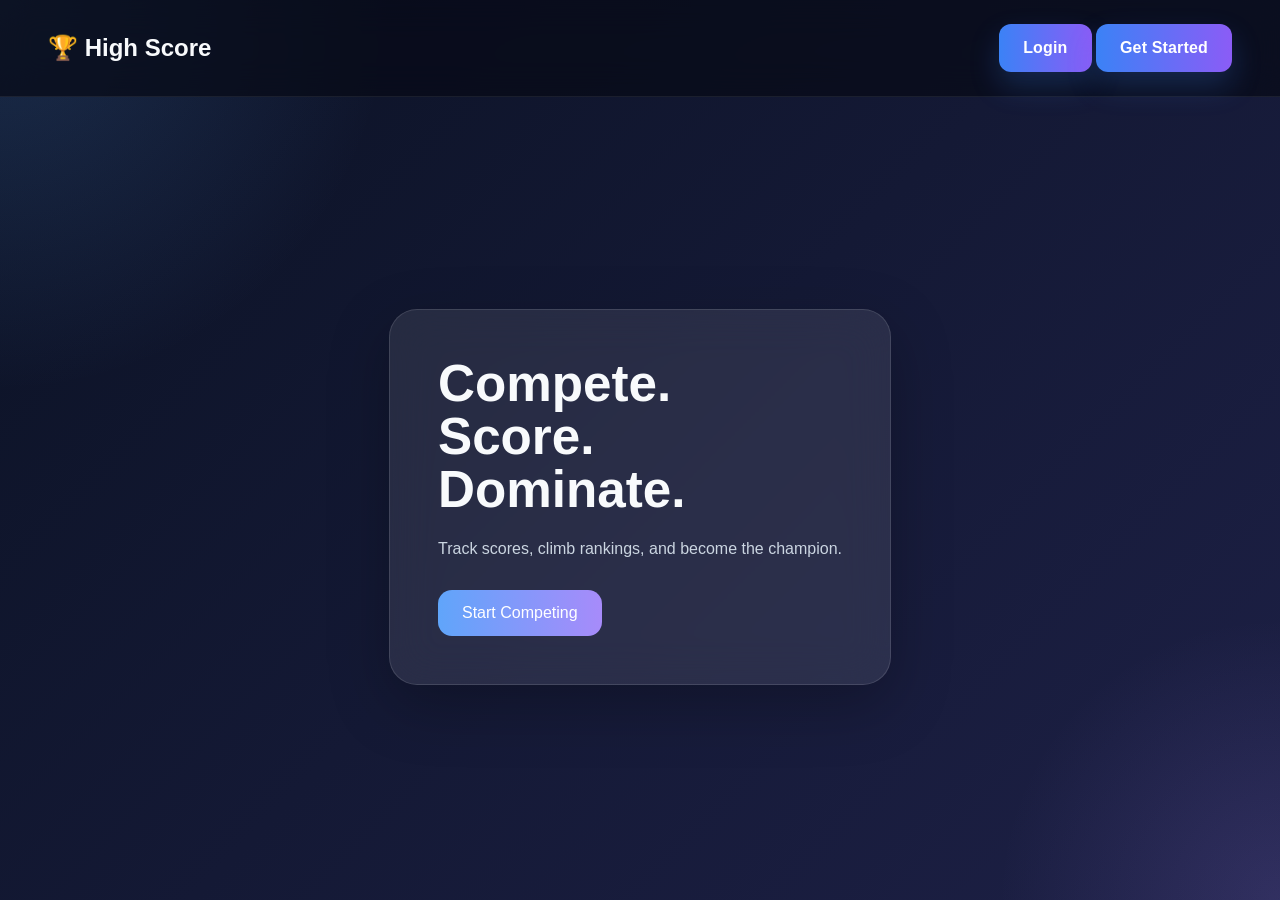
<file: index.html>
<!DOCTYPE html>
<html lang="en">

<head>
    <meta charset="UTF-8">
    <meta name="viewport" content="width=device-width, initial-scale=1.0">
    <title>High Score Leaderboard</title>

    <link rel="stylesheet" href="style.css">
</head>

<body>

    <nav>
        <h2>🏆 High Score</h2>

        <div>
            <button class="login-btn" onclick="goToLogin()">Login</button>
            <button class="start-btn" onclick="goToLogin()">Get Started</button>
        </div>
    </nav>

    <section class="hero">

        <div class="glass-card">

            <h1>
                Compete.<br>
                Score.<br>
                Dominate.
            </h1>

            <p>
                Track scores, climb rankings, and become the champion.
            </p>
            <button class="hero-btn" onclick="goToLogin()">
                Start Competing
            </button>
        </div>

    </section>

    <script src="script.js"></script>

</body>

</html>
</file>
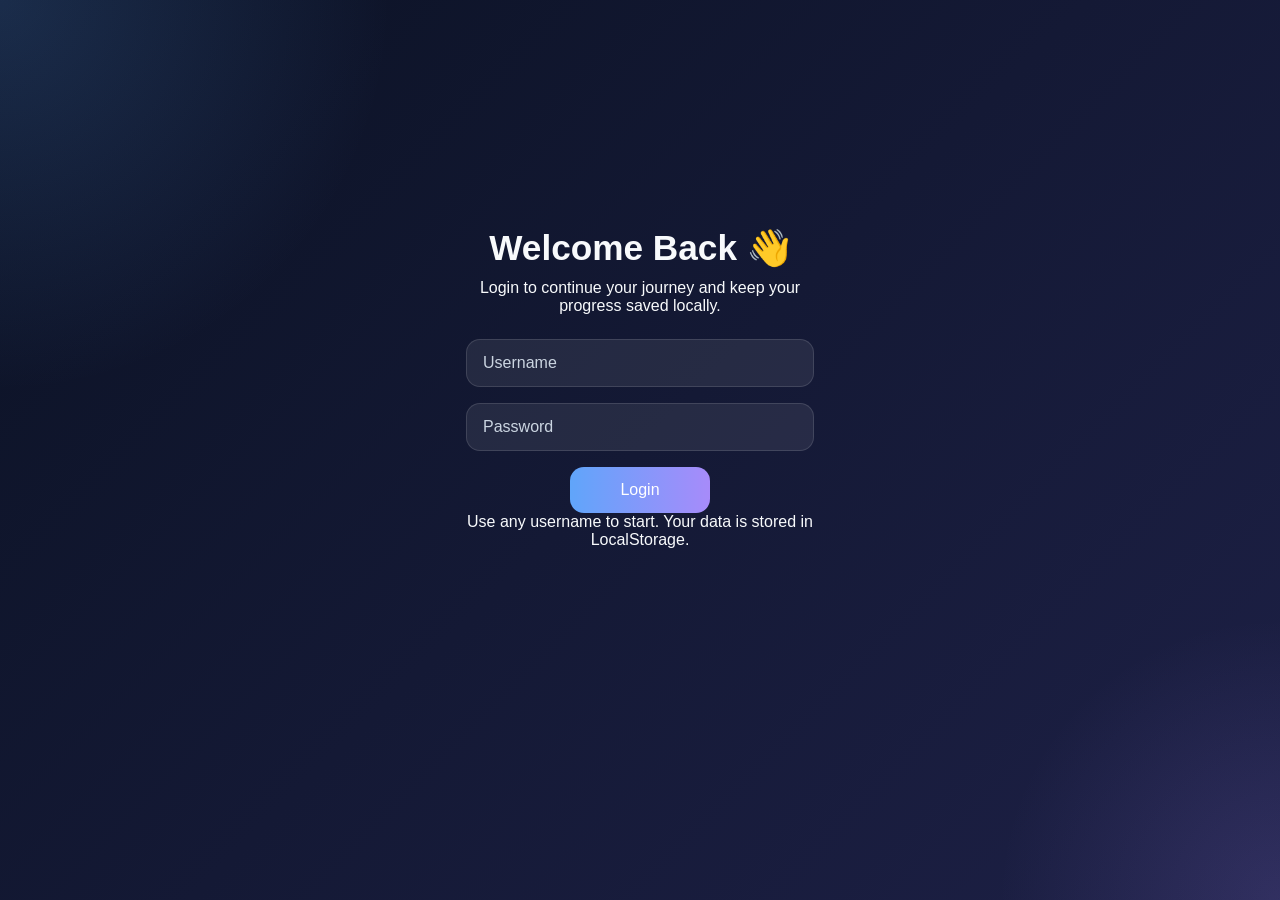
<file: dashboard.html>
<!DOCTYPE html>
<html lang="en">

<head>
    <meta charset="UTF-8">
    <meta name="viewport" content="width=device-width, initial-scale=1.0">
    <title>Dashboard</title>

    <link rel="stylesheet" href="style.css">
</head>

<body data-page="dashboard">

    <nav>
        <div class="brand">
            <h2>🏆 High Score</h2>
        </div>
        <div class="nav-links">
            <button onclick="goToLeaderboard()">Leaderboard</button>
            <button onclick="goToProfile()">Profile</button>
            <button onclick="goToSettings()">Settings</button>
        </div>
        <div class="nav-actions">
            <button class="logout-btn" onclick="logout()">Logout</button>
        </div>
    </nav>

    <section class="dashboard">
        <div class="dashboard-grid">
            <div class="dashboard-panel">
                <div class="profile-card" id="profileCard"></div>
                <div class="stats-container">
                    <div class="stat-card">
                        <h3>Current Rank</h3>
                        <h1 id="rankValue">#1</h1>
                    </div>
                    <div class="stat-card">
                        <h3>Total Points</h3>
                        <h1 id="pointsValue">12,450</h1>
                    </div>
                    <div class="stat-card">
                        <h3>Matches</h3>
                        <h1 id="matchesValue">248</h1>
                    </div>
                    <div class="stat-card">
                        <h3>Wins</h3>
                        <h1 id="winsValue">168</h1>
                    </div>
                </div>
                <div class="xp-section">
                    <h3>XP Progress</h3>
                    <div class="xp-bar">
                        <div class="xp-fill" id="xpFill"></div>
                    </div>
                    <p id="nextLevelText">75% to next level</p>
                </div>
            </div>
            <div class="dashboard-sidebar">
                <div class="podium-card">
                    <h3>Top 3 Podium</h3>
                    <div class="podium-grid" id="dashboardPodium"></div>
                </div>
                <div class="achievement-card">
                    <h3>Achievements</h3>
                    <div class="achievement-grid" id="achievementGrid"></div>
                </div>
                <div class="score-card">
                    <h3>Quick Actions</h3>
                    <p>Stay on top of your goals with instant access to your leaderboard.</p>
                    <button class="hero-btn" onclick="goToLeaderboard()">View Leaderboard</button>
                </div>
            </div>
        </div>
    </section>

    <script src="script.js"></script>

</body>

</html>
</file>
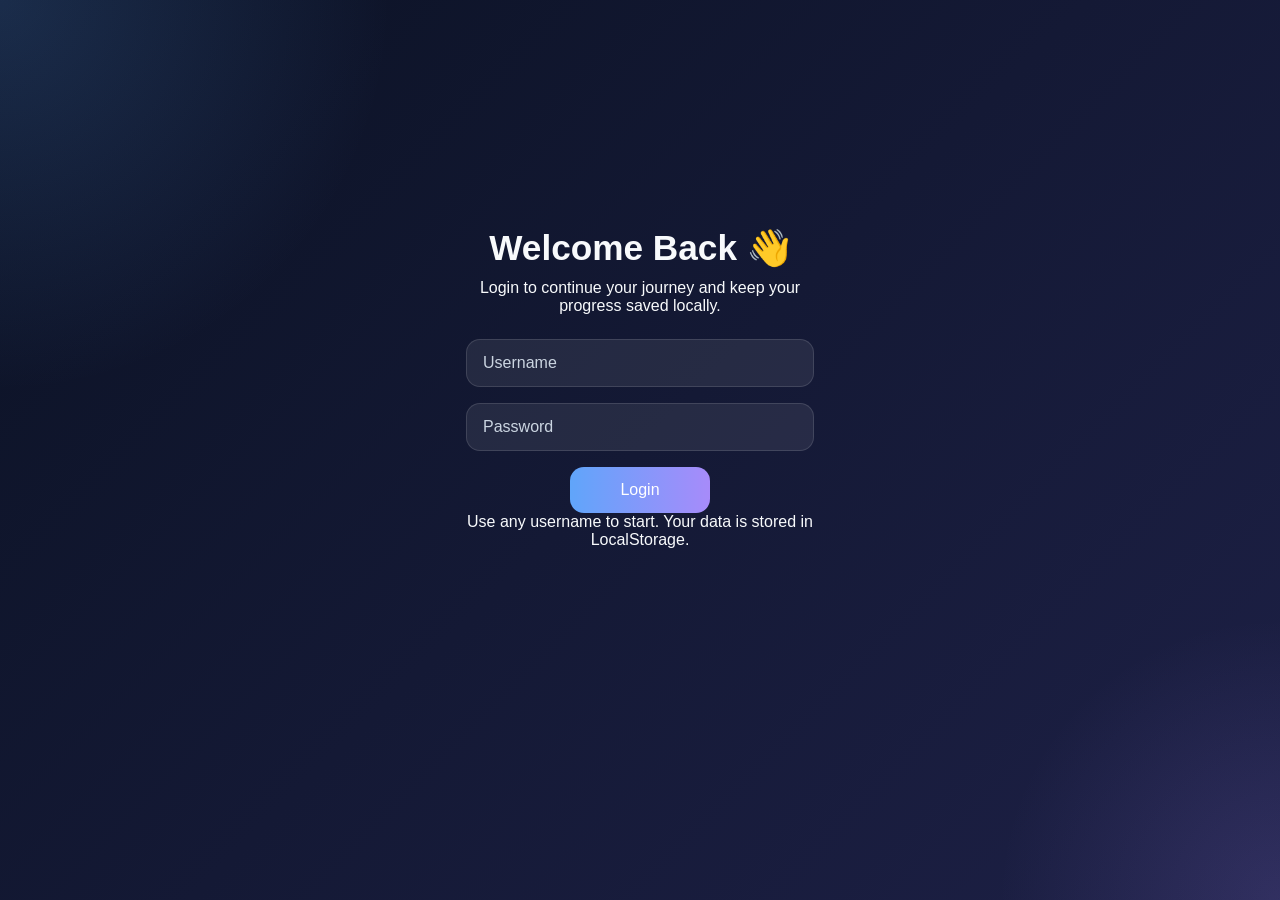
<file: leaderboad.html>
<!DOCTYPE html>
<html lang="en">

<head>
    <meta charset="UTF-8">
    <meta name="viewport" content="width=device-width, initial-scale=1.0">
    <title>Leaderboard</title>

    <link rel="stylesheet" href="style.css">
</head>

<body data-page="leaderboard">

    <nav>
        <div class="brand">
            <h2>🏆 High Score</h2>
        </div>
        <div class="nav-links">
            <button onclick="goToDashboard()">Dashboard</button>
            <button onclick="goToProfile()">Profile</button>
            <button onclick="goToSettings()">Settings</button>
        </div>
        <div class="nav-actions">
            <button class="logout-btn" onclick="logout()">Logout</button>
        </div>
    </nav>

    <section class="leaderboard">
        <div class="leaderboard-head">
            <div>
                <h1>Leaderboard</h1>
                <p>Search the best players, compare your rank, and climb the podium.</p>
            </div>
            <div class="search-group">
                <input id="searchInput" type="search" placeholder="Search players...">
                <button class="secondary-btn" onclick="goToProfile()">My Profile</button>
            </div>
        </div>

        <div class="podium-grid" id="leaderboardPodium"></div>

        <div class="table-wrap">
            <table>
                <thead>
                    <tr>
                        <th>Rank</th>
                        <th>Player</th>
                        <th>Score</th>
                        <th>Action</th>
                    </tr>
                </thead>
                <tbody id="leaderboardBody"></tbody>
            </table>
        </div>
    </section>

    <script src="script.js"></script>

</body>

</html>
</file>
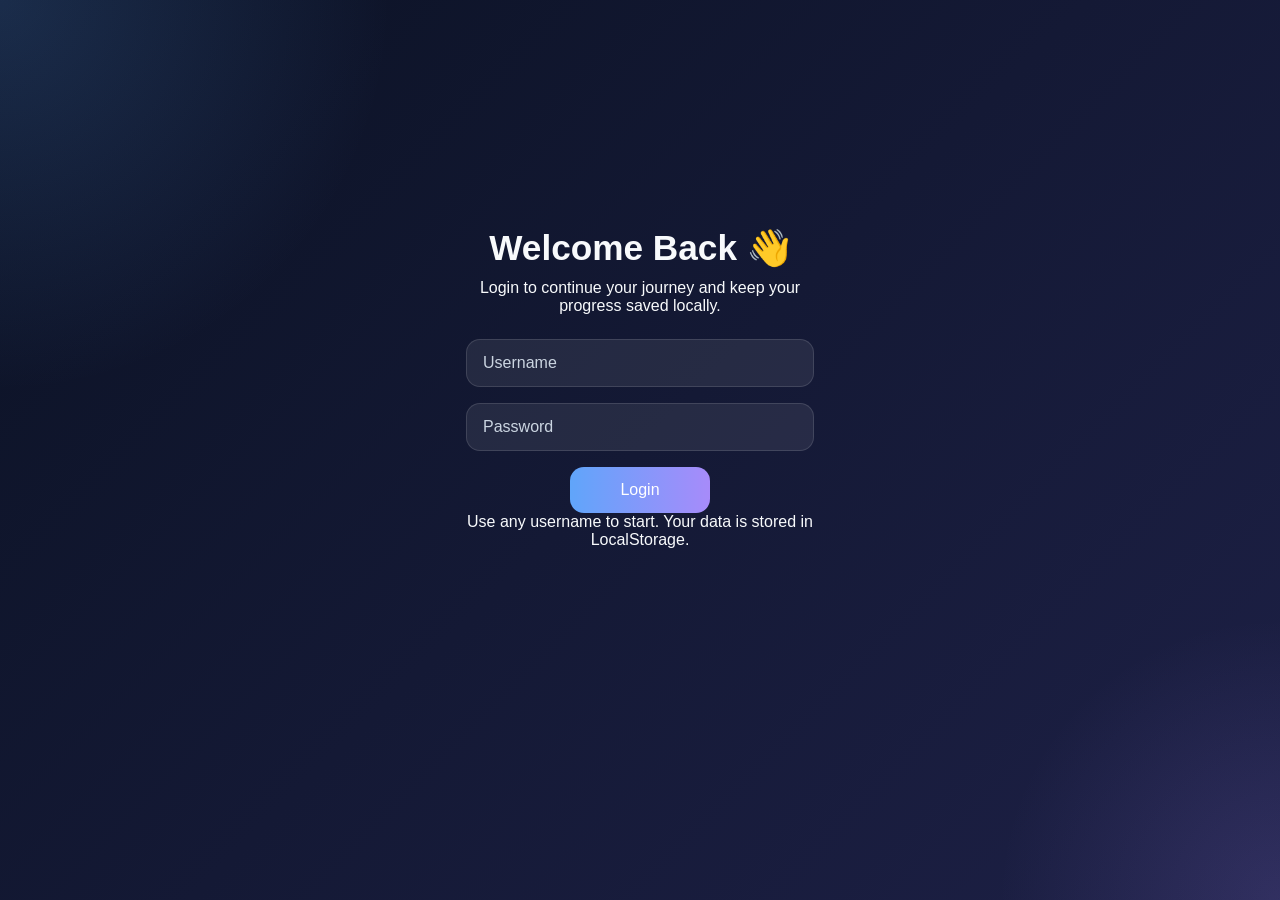
<file: login.html>
<!DOCTYPE html>
<html lang="en">

<head>
    <meta charset="UTF-8">
    <meta name="viewport" content="width=device-width, initial-scale=1.0">
    <title>Login</title>

    <link rel="stylesheet" href="style.css">
</head>

<body data-page="login">

    <section class="login-section">

        <div class="login-card">

            <h2>Welcome Back 👋</h2>

            <p>Login to continue your journey and keep your progress saved locally.</p>

            <form id="loginForm">

                <input id="usernameInput" type="text" placeholder="Username" required>

                <input type="password" placeholder="Password" required>

                <button class="hero-btn" type="submit">
                    Login
                </button>

            </form>

            <p class="login-hint">Use any username to start. Your data is stored in LocalStorage.</p>

        </div>

    </section>

    <script src="script.js"></script>

</body>

</html>
</file>
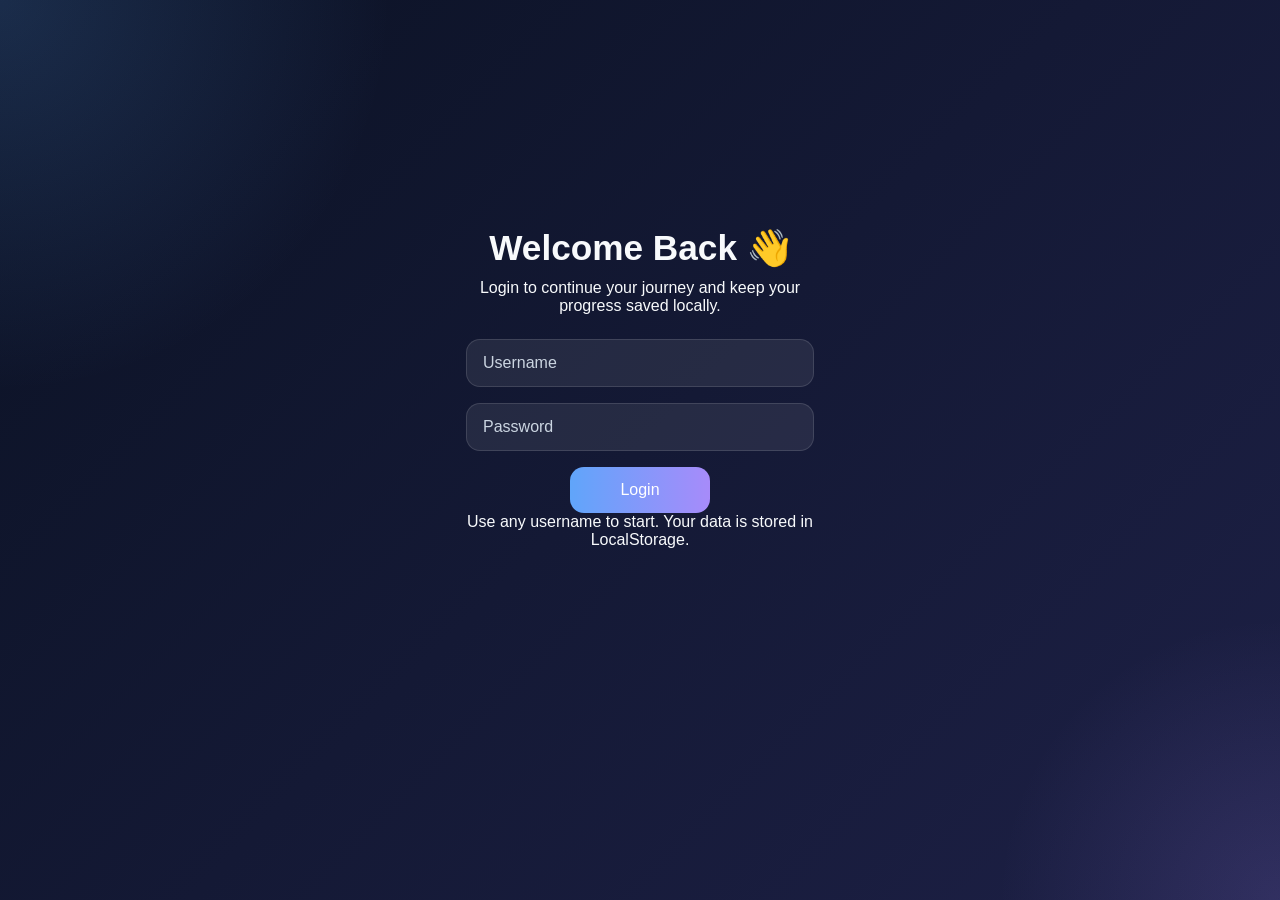
<file: profile.html>
<!DOCTYPE html>
<html lang="en">

<head>
    <meta charset="UTF-8">
    <meta name="viewport" content="width=device-width, initial-scale=1.0">
    <title>Profile</title>
    <link rel="stylesheet" href="style.css">
</head>

<body data-page="profile">
    <nav>
        <div class="brand">
            <h2>🏆 High Score</h2>
        </div>
        <div class="nav-links">
            <button onclick="goToDashboard()">Dashboard</button>
            <button onclick="goToLeaderboard()">Leaderboard</button>
            <button onclick="goToSettings()">Settings</button>
        </div>
        <div class="nav-actions">
            <button class="logout-btn" onclick="logout()">Logout</button>
        </div>
    </nav>

    <section class="profile-page">
        <div class="profile-summary">
            <div class="profile-main">
                <div class="profile-card">
                    <div class="profile-avatar" id="profileAvatar">P</div>
                    <div class="profile-details">
                        <h2 id="profileName">Player</h2>
                        <p id="profileBio">This is your player summary. Level up, earn achievements, and boost your
                            score.</p>
                        <span id="profileJoined">Joined Jan 2025</span>
                    </div>
                </div>
                <div class="profile-detail-box" id="profileStats"></div>
            </div>
            <div class="profile-actions">
                <div class="score-card">
                    <h3>Score Management</h3>
                    <p>Apply point boosts and watch your rank improve instantly.</p>
                    <div class="score-actions">
                        <div class="score-action"><button data-points="250">+250 pts</button></div>
                        <div class="score-action"><button data-points="500">+500 pts</button></div>
                        <div class="score-action"><button data-points="1000">+1000 pts</button></div>
                    </div>
                </div>
                <div class="achievement-card">
                    <h3>Achievements</h3>
                    <div class="achievement-grid" id="profileAchievements"></div>
                </div>
                <div class="score-card">
                    <h3>Progress</h3>
                    <div class="xp-bar">
                        <div class="xp-fill" id="profileXpFill"></div>
                    </div>
                    <p id="profileXpText">Gain more XP to level up.</p>
                </div>
            </div>
        </div>
    </section>

    <script src="script.js"></script>
</body>

</html>
</file>
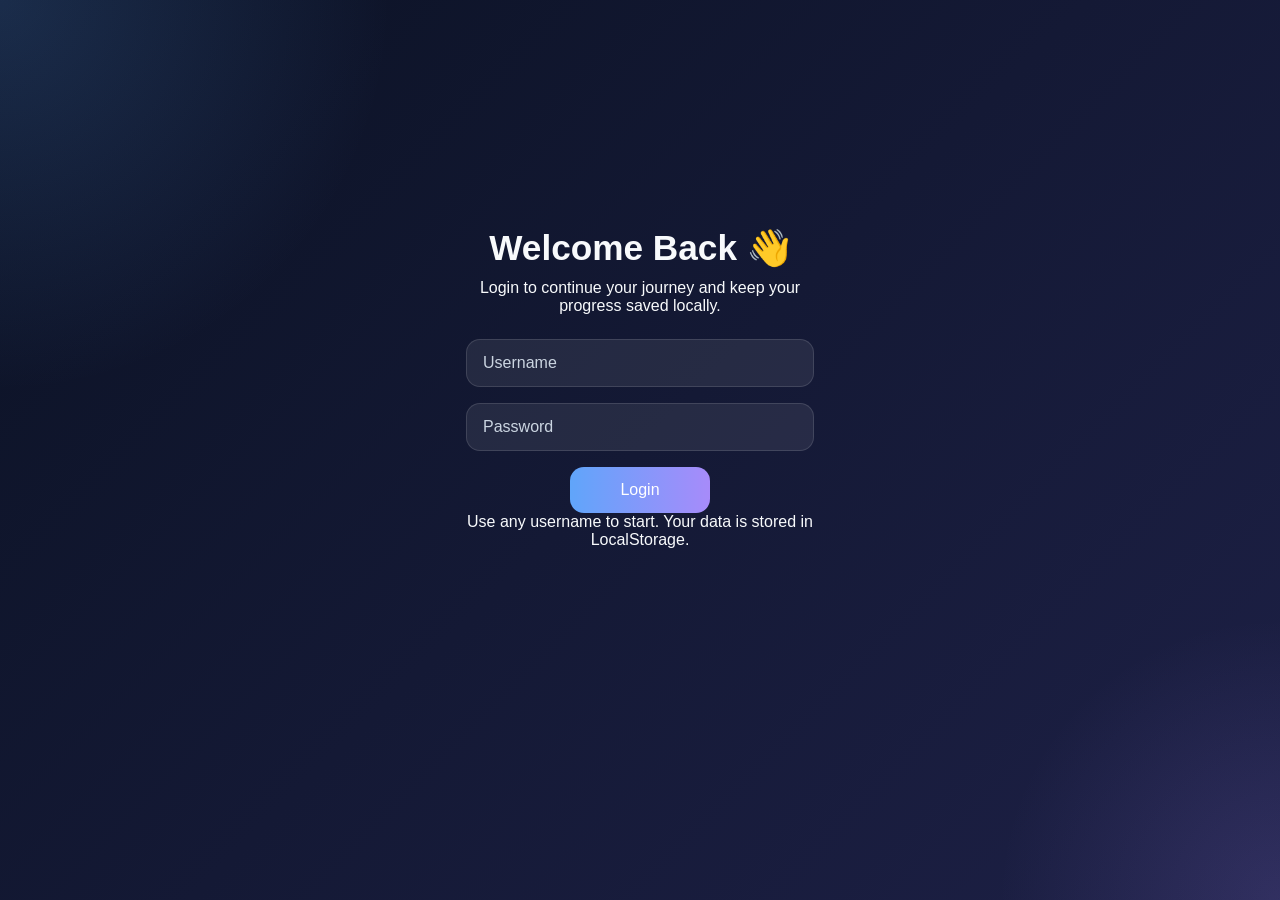
<file: settings.html>
<!DOCTYPE html>
<html lang="en">

<head>
    <meta charset="UTF-8">
    <meta name="viewport" content="width=device-width, initial-scale=1.0">
    <title>Settings</title>
    <link rel="stylesheet" href="style.css">
</head>

<body data-page="settings">
    <nav>
        <div class="brand">
            <h2>🏆 High Score</h2>
        </div>
        <div class="nav-links">
            <button onclick="goToDashboard()">Dashboard</button>
            <button onclick="goToLeaderboard()">Leaderboard</button>
            <button onclick="goToProfile()">Profile</button>
        </div>
        <div class="nav-actions">
            <button class="logout-btn" onclick="logout()">Logout</button>
        </div>
    </nav>

    <section class="settings-page">
        <div class="settings-panel">
            <h1>Settings</h1>
            <p>Customize your experience, update your bio, and reset progress when you need a fresh start.</p>
            <form id="settingsForm" class="settings-form">
                <div class="setting-row">
                    <label><input id="themeToggle" type="checkbox"> Enable dark mode</label>
                </div>
                <div class="setting-row">
                    <label><input id="notifyToggle" type="checkbox"> Receive notifications</label>
                </div>
                <div class="setting-row">
                    <label>Bio update</label>
                    <textarea id="profileBioField" placeholder="Tell the community more about you"></textarea>
                </div>
                <div class="setting-row">
                    <button class="hero-btn" type="submit">Save Settings</button>
                    <button class="secondary-btn" type="button" onclick="resetProgress()">Reset Progress</button>
                </div>
            </form>
        </div>
    </section>

    <script src="script.js"></script>
</body>

</html>
</file>
<file: style.css>
* {
    margin: 0;
    padding: 0;
    box-sizing: border-box;
    font-family: Inter, Arial, sans-serif;
}

:root {
    color-scheme: dark;
    font-size: 16px;
    --bg-start: #0b1224;
    --bg-end: #1d2046;
    --surface: rgba(255, 255, 255, 0.09);
    --surface-strong: rgba(255, 255, 255, 0.14);
    --text: #f8fafc;
    --muted: #cbd5e1;
    --accent: #60a5fa;
    --accent-2: #a78bfa;
    --success: #22c55e;
    --danger: #f97316;
    --shadow: 0 20px 60px rgba(0, 0, 0, 0.25);
}

html {
    scroll-behavior: smooth;
}

body {
    min-height: 100vh;
    color: var(--text);
    background: radial-gradient(circle at top left, rgba(96, 165, 250, 0.18), transparent 25%),
        radial-gradient(circle at bottom right, rgba(167, 139, 250, 0.15), transparent 18%),
        linear-gradient(135deg, var(--bg-start), var(--bg-end));
}

body.dark-mode {
    background: radial-gradient(circle at top left, rgba(148, 163, 184, 0.18), transparent 25%),
        radial-gradient(circle at bottom right, rgba(129, 140, 248, 0.14), transparent 18%),
        linear-gradient(135deg, #020617, #111827);
}

body.dark-mode .glass-panel,
body.dark-mode .glass-card {
    background: rgba(15, 23, 42, 0.72);
}

button,
input,
select,
textarea {
    font: inherit;
}

button {
    border: none;
    cursor: pointer;
    transition: transform 0.25s ease, box-shadow 0.25s ease, background-color 0.25s ease;
}

button:hover {
    transform: translateY(-1px);
}

.navbar,
nav {
    display: flex;
    align-items: center;
    justify-content: space-between;
    gap: 16px;
    padding: 24px 48px;
    position: sticky;
    top: 0;
    z-index: 10;
    backdrop-filter: blur(18px);
    background: rgba(7, 11, 23, 0.72);
    border-bottom: 1px solid rgba(255, 255, 255, 0.07);
}

nav .brand h2,
.navbar .brand h2 {
    font-size: 1.3rem;
    letter-spacing: 0.03em;
    color: var(--accent);
}

nav .nav-links {
    display: flex;
    gap: 14px;
    flex-wrap: wrap;
}

nav .nav-links button,
nav .nav-links a,
.nav-actions button,
.login-btn,
.start-btn {
    display: inline-flex;
    align-items: center;
    justify-content: center;
    gap: 8px;
    min-height: 48px;
    padding: 12px 24px;
    border: none;
    border-radius: 12px;
    background: linear-gradient(90deg, #3b82f6, #8b5cf6);
    color: white;
    font-size: 16px;
    font-weight: 600;
    letter-spacing: 0.01em;
    text-decoration: none;
    box-shadow: 0 14px 30px rgba(59, 130, 246, 0.22);
    transition: transform 0.25s ease, box-shadow 0.25s ease, background 0.25s ease;
    -webkit-appearance: none;
    outline: none;
}

nav .nav-links button:hover,
nav .nav-links a:hover,
.nav-actions button:hover,
.login-btn:hover,
.start-btn:hover {
    transform: translateY(-2px) scale(1.02);
    box-shadow: 0 22px 40px rgba(59, 130, 246, 0.32);
    background: linear-gradient(90deg, #60a5fa, #a855f7);
}

.nav-actions {
    display: flex;
    gap: 14px;
    flex-wrap: wrap;
}

.hero,
.login-section,
.dashboard,
.leaderboard,
.profile-page,
.settings-page {
    width: min(1180px, calc(100% - 40px));
    margin: 0 auto;
}

.hero {
    min-height: calc(100vh - 100px);
    display: grid;
    place-items: center;
}

.glass-card,
.glass-panel,
.profile-card,
.stat-card,
.podium-card,
.achievement-card,
.settings-panel,
.score-card,
.table-wrap,
.leaderboard-card {
    background: var(--surface);
    border: 1px solid rgba(255, 255, 255, 0.12);
    border-radius: 28px;
    box-shadow: var(--shadow);
    backdrop-filter: blur(22px);
}

.glass-card,
.glass-panel {
    padding: 48px;
}

.glass-card h1,
.glass-panel h1,
.settings-panel h1,
.dashboard-card h1,
.profile-card h2 {
    margin-bottom: 18px;
}

.glass-card h1 {
    font-size: clamp(3rem, 4vw, 4.5rem);
    line-height: 1.03;
}

.glass-card p,
.glass-panel p,
.profile-card p,
.stat-card p,
.achievement-card p,
.settings-panel p {
    color: var(--muted);
    line-height: 1.7;
}

.hero-btn,
.secondary-btn,
.table-action,
.logout-btn {
    border-radius: 14px;
    padding: 14px 24px;
    min-width: 140px;
    color: white;
    background: linear-gradient(90deg, var(--accent), var(--accent-2));
}

.secondary-btn {
    background: rgba(255, 255, 255, 0.08);
    color: var(--text);
    border: 1px solid rgba(255, 255, 255, 0.12);
}

.table-action {
    background: rgba(96, 165, 250, 0.15);
    color: var(--text);
    padding: 10px 18px;
}

.hero-btn:hover,
.logout-btn:hover,
.table-action:hover {
    box-shadow: 0 18px 30px rgba(96, 165, 250, 0.24);
}

.glass-card p {
    max-width: 720px;
    margin: 0 auto 28px;
}

.login-section {
    min-height: calc(100vh - 100px);
    display: flex;
    align-items: center;
    justify-content: center;
    padding: 50px 0;
}

.login-card {
    width: min(420px, 100%);
    padding: 42px 36px;
    text-align: center;
}

.login-card h2 {
    font-size: 2.2rem;
    margin-bottom: 10px;
}

.login-card p,
.login-hint {
    margin-bottom: 24px;
}

.login-card input {
    width: 100%;
    padding: 14px 16px;
    margin-bottom: 16px;
    border-radius: 14px;
    border: 1px solid rgba(255, 255, 255, 0.12);
    background: rgba(255, 255, 255, 0.08);
    color: var(--text);
}

.login-card input::placeholder {
    color: var(--muted);
}

.dashboard {
    padding: 40px 0 80px;
}

.dashboard-grid {
    display: grid;
    grid-template-columns: 1.7fr 1fr;
    gap: 24px;
}

.dashboard-panel,
.dashboard-sidebar {
    display: grid;
    gap: 24px;
}

.profile-card {
    display: grid;
    grid-template-columns: 80px 1fr;
    gap: 20px;
    align-items: center;
}

.profile-avatar {
    width: 80px;
    height: 80px;
    border-radius: 24px;
    display: grid;
    place-items: center;
    font-size: 2.6rem;
    color: white;
    background: linear-gradient(135deg, var(--accent), var(--accent-2));
}

.profile-details h2 {
    margin-bottom: 6px;
}

.profile-details p {
    margin-bottom: 12px;
}

.profile-details span {
    display: inline-flex;
    padding: 8px 14px;
    border-radius: 999px;
    background: rgba(96, 165, 250, 0.14);
    color: var(--accent);
    font-size: 0.95rem;
}

.stats-container,
.profile-stats-grid,
.settings-grid,
.achievement-grid,
.score-actions {
    display: grid;
    gap: 18px;
}

.stats-container {
    grid-template-columns: repeat(3, minmax(0, 1fr));
}

.stat-card {
    padding: 24px;
    text-align: left;
}

.stat-card h3,
.stat-card h4 {
    margin-bottom: 16px;
    color: var(--accent);
}

.stat-card h1,
.stat-card p {
    color: var(--text);
}

.xp-section {
    padding: 26px;
}

.xp-bar {
    margin: 18px 0;
}

.podium-card {
    padding: 24px;
    display: grid;
    gap: 14px;
    text-align: center;
}

.podium-grid {
    display: grid;
    gap: 18px;
}

.podium-card.highlight {
    background: linear-gradient(180deg, rgba(96, 165, 250, 0.22), rgba(255, 255, 255, 0.05));
}

.podium-rank {
    font-size: 1.6rem;
}

.achievement-card,
.score-card,
.settings-panel,
.table-wrap {
    padding: 24px;
}

.achievement-card h3,
.score-card h3,
.settings-panel h1 {
    margin-bottom: 16px;
}

.achievement-grid,
.profile-achievements,
#achievementGrid {
    display: flex;
    flex-wrap: wrap;
    gap: 12px;
}

.achievement-pill {
    padding: 10px 16px;
    border-radius: 999px;
    background: rgba(96, 165, 250, 0.14);
    color: #dbeafe;
    font-size: 0.95rem;
}

.leaderboard {
    padding: 40px 0 80px;
}

.leaderboard-head {
    display: flex;
    justify-content: space-between;
    flex-wrap: wrap;
    gap: 24px;
    align-items: center;
    margin-bottom: 28px;
}

.leaderboard-head h1 {
    font-size: 2.5rem;
}

.search-group {
    display: flex;
    gap: 12px;
    flex-wrap: wrap;
    align-items: center;
}

.search-group input {
    min-width: 240px;
    width: 320px;
    padding: 16px 18px;
    border-radius: 16px;
    border: 1px solid rgba(255, 255, 255, 0.12);
    background: rgba(255, 255, 255, 0.08);
    color: var(--text);
}

.table-wrap {
    overflow-x: auto;
}

table {
    width: 100%;
    min-width: 600px;
    border-spacing: 0;
}

th,
td {
    padding: 18px 20px;
}

th {
    text-transform: uppercase;
    letter-spacing: 0.05em;
    font-size: 0.9rem;
    color: var(--muted);
}

td {
    color: var(--text);
}

tbody tr {
    transition: background-color 0.25s ease;
}

tbody tr:hover {
    background: rgba(255, 255, 255, 0.06);
}

.profile-page,
.settings-page {
    padding: 40px 0 80px;
}

.profile-summary {
    display: grid;
    grid-template-columns: 1.2fr 0.8fr;
    gap: 24px;
}

.profile-main {
    display: grid;
    gap: 24px;
}

.profile-main .profile-card {
    grid-template-columns: 80px 1fr;
}

.profile-detail-box {
    display: grid;
    gap: 18px;
}

.profile-actions {
    display: grid;
    gap: 24px;
}

.score-card {
    display: grid;
    gap: 18px;
}

.score-actions {
    grid-template-columns: repeat(3, minmax(0, 1fr));
}

.score-action button {
    width: 100%;
    background: linear-gradient(90deg, #22c55e, #38bdf8);
    color: white;
    padding: 14px 18px;
    border-radius: 16px;
}

.score-action button:hover {
    box-shadow: 0 16px 32px rgba(34, 197, 94, 0.2);
}

.small-card {
    padding: 18px;
}

.settings-panel {
    display: grid;
    gap: 24px;
    max-width: 680px;
}

.settings-form {
    display: grid;
    gap: 18px;
}

.setting-row {
    display: grid;
    gap: 10px;
}

.setting-row label {
    font-size: 0.95rem;
    color: var(--muted);
}

.setting-row input[type="checkbox"] {
    transform: scale(1.1);
    margin-right: 10px;
}

.setting-row textarea,
.setting-row input[type="text"] {
    width: 100%;
    min-height: 120px;
    padding: 16px;
    border-radius: 18px;
    border: 1px solid rgba(255, 255, 255, 0.12);
    background: rgba(255, 255, 255, 0.08);
    color: var(--text);
    resize: vertical;
}

form button {
    width: fit-content;
}

.logout-btn {
    background: rgba(249, 115, 22, 0.92);
}

@media (max-width: 980px) {

    .dashboard-grid,
    .profile-summary,
    .stats-container,
    .score-actions,
    .leaderboard-head {
        grid-template-columns: 1fr;
    }

    nav,
    .navbar {
        padding: 20px 24px;
    }
}

@media (max-width: 700px) {
    nav {
        flex-direction: column;
        align-items: stretch;
    }

    .nav-links,
    .nav-actions {
        justify-content: center;
    }

    .glass-card,
    .login-card,
    .settings-panel,
    .achievement-card,
    .score-card,
    .table-wrap {
        padding: 24px;
    }

    .hero {
        min-height: auto;
        padding: 40px 0;
    }

    .glass-card h1 {
        font-size: 2.8rem;
    }

    .search-group {
        width: 100%;
    }

    .search-group input {
        width: 100%;
    }
}
</file>
